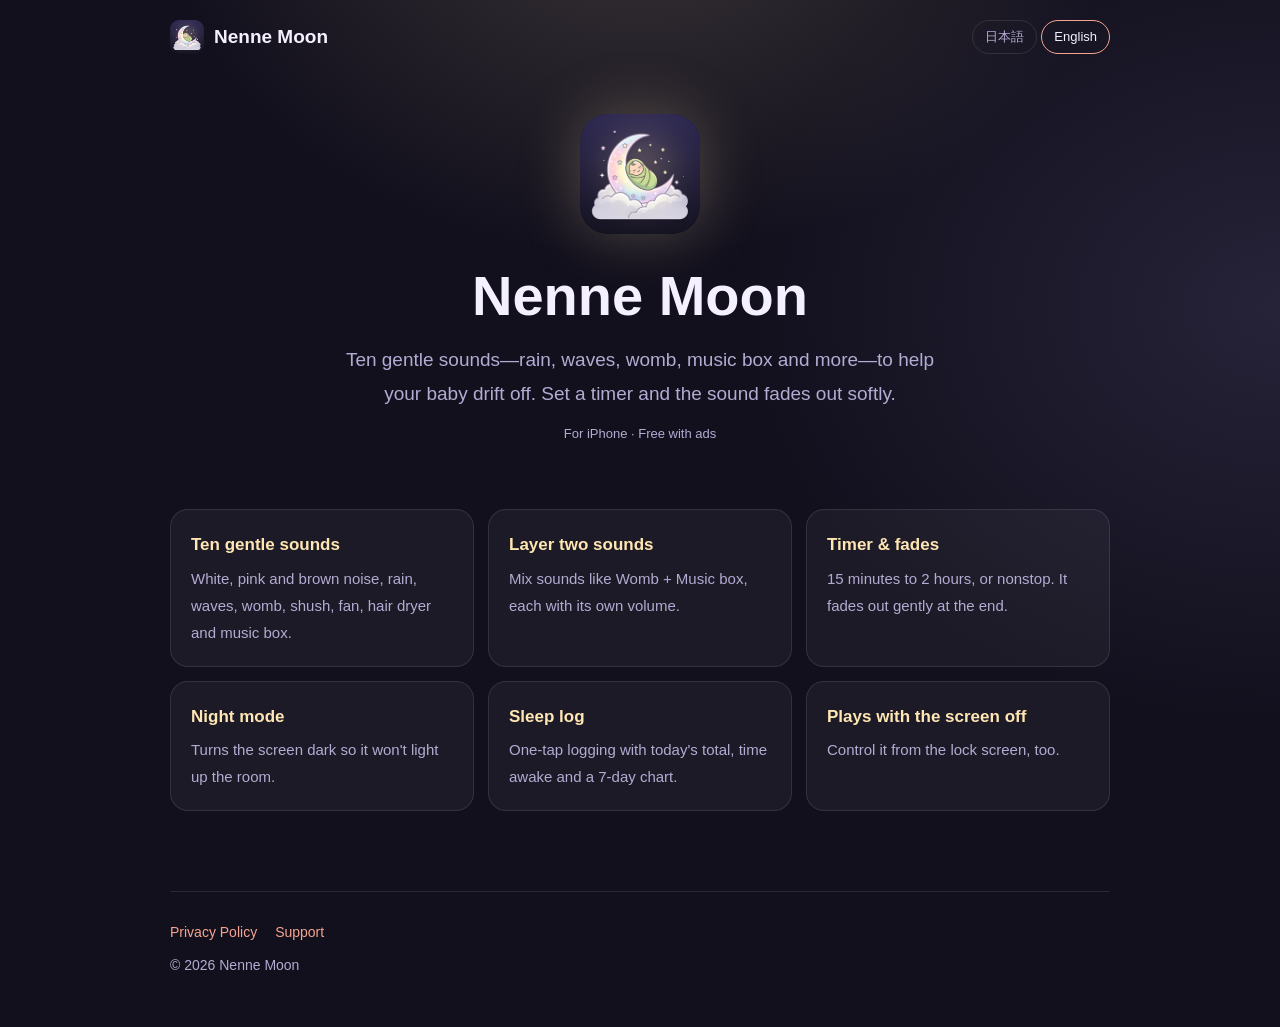
<file: index.html>
<!doctype html>
<html lang="ja">
<head>
<meta charset="utf-8">
<meta name="viewport" content="width=device-width, initial-scale=1">
<title>ねんねムーン — 赤ちゃんの寝かしつけ音とねんね記録</title>
<meta name="title-ja" content="ねんねムーン — 赤ちゃんの寝かしつけ音とねんね記録">
<meta name="title-en" content="Nenne Moon — Baby sleep sounds & sleep log">
<meta name="description" content="雨・波・胎内音・オルゴールなど10種類のやさしい音とタイマーで、赤ちゃんの寝かしつけをお手伝いするiPhoneアプリ。">
<link rel="icon" href="favicon.png">
<link rel="stylesheet" href="style.css">
</head>
<body>
<div class="wrap">
  <header>
    <a class="brand" href="./"><img src="img/icon.png" alt=""><span lang="ja">ねんねムーン</span><span lang="en">Nenne Moon</span></a>
    <div class="langs"><button data-lang="ja">日本語</button> <button data-lang="en">English</button></div>
  </header>

  <div class="hero">
    <img class="icon" src="img/icon.png" alt="">
    <h1 lang="ja">ねんねムーン</h1>
    <h1 lang="en">Nenne Moon</h1>
    <p class="lead" lang="ja">雨・波・胎内音・オルゴールなど、10 種類のやさしい音で赤ちゃんの寝かしつけをお手伝い。タイマーで、寝たころにそっとフェードアウトします。</p>
    <p class="lead" lang="en">Ten gentle sounds—rain, waves, womb, music box and more—to help your baby drift off. Set a timer and the sound fades out softly.</p>
    <p class="note" lang="ja">iPhone 向け・無料（広告あり）</p>
    <p class="note" lang="en">For iPhone · Free with ads</p>
  </div>

  <section>
    <div class="grid" lang="ja">
      <div class="card"><h3>10 種類のやさしい音</h3><p>ホワイト・ピンク・ブラウンノイズ、雨、波、胎内音、シーッ、換気扇、ドライヤー、オルゴール。</p></div>
      <div class="card"><h3>2 つの音を重ねる</h3><p>「胎内音＋オルゴール」のように重ねて、音量も別々に調整できます。</p></div>
      <div class="card"><h3>タイマーとフェード</h3><p>15 分〜2 時間・ずっと。最後はゆっくり小さくなって止まります。</p></div>
      <div class="card"><h3>おやすみモード</h3><p>画面を真っ暗にして、部屋を明るくしません。</p></div>
      <div class="card"><h3>ねんね記録</h3><p>ワンタップで記録。今日のねんね時間・起きてからの時間・7 日間のグラフ。</p></div>
      <div class="card"><h3>画面を消しても再生</h3><p>ロック画面からも操作できます。</p></div>
    </div>
    <div class="grid" lang="en">
      <div class="card"><h3>Ten gentle sounds</h3><p>White, pink and brown noise, rain, waves, womb, shush, fan, hair dryer and music box.</p></div>
      <div class="card"><h3>Layer two sounds</h3><p>Mix sounds like Womb + Music box, each with its own volume.</p></div>
      <div class="card"><h3>Timer &amp; fades</h3><p>15 minutes to 2 hours, or nonstop. It fades out gently at the end.</p></div>
      <div class="card"><h3>Night mode</h3><p>Turns the screen dark so it won't light up the room.</p></div>
      <div class="card"><h3>Sleep log</h3><p>One-tap logging with today's total, time awake and a 7-day chart.</p></div>
      <div class="card"><h3>Plays with the screen off</h3><p>Control it from the lock screen, too.</p></div>
    </div>
  </section>

  <footer>
    <nav><a href="privacy.html"><span lang="ja">プライバシーポリシー</span><span lang="en">Privacy Policy</span></a><a href="support.html"><span lang="ja">サポート</span><span lang="en">Support</span></a></nav>
    © 2026 Nenne Moon
  </footer>
</div>
<script src="lang.js"></script>
</body>
</html>
</file>
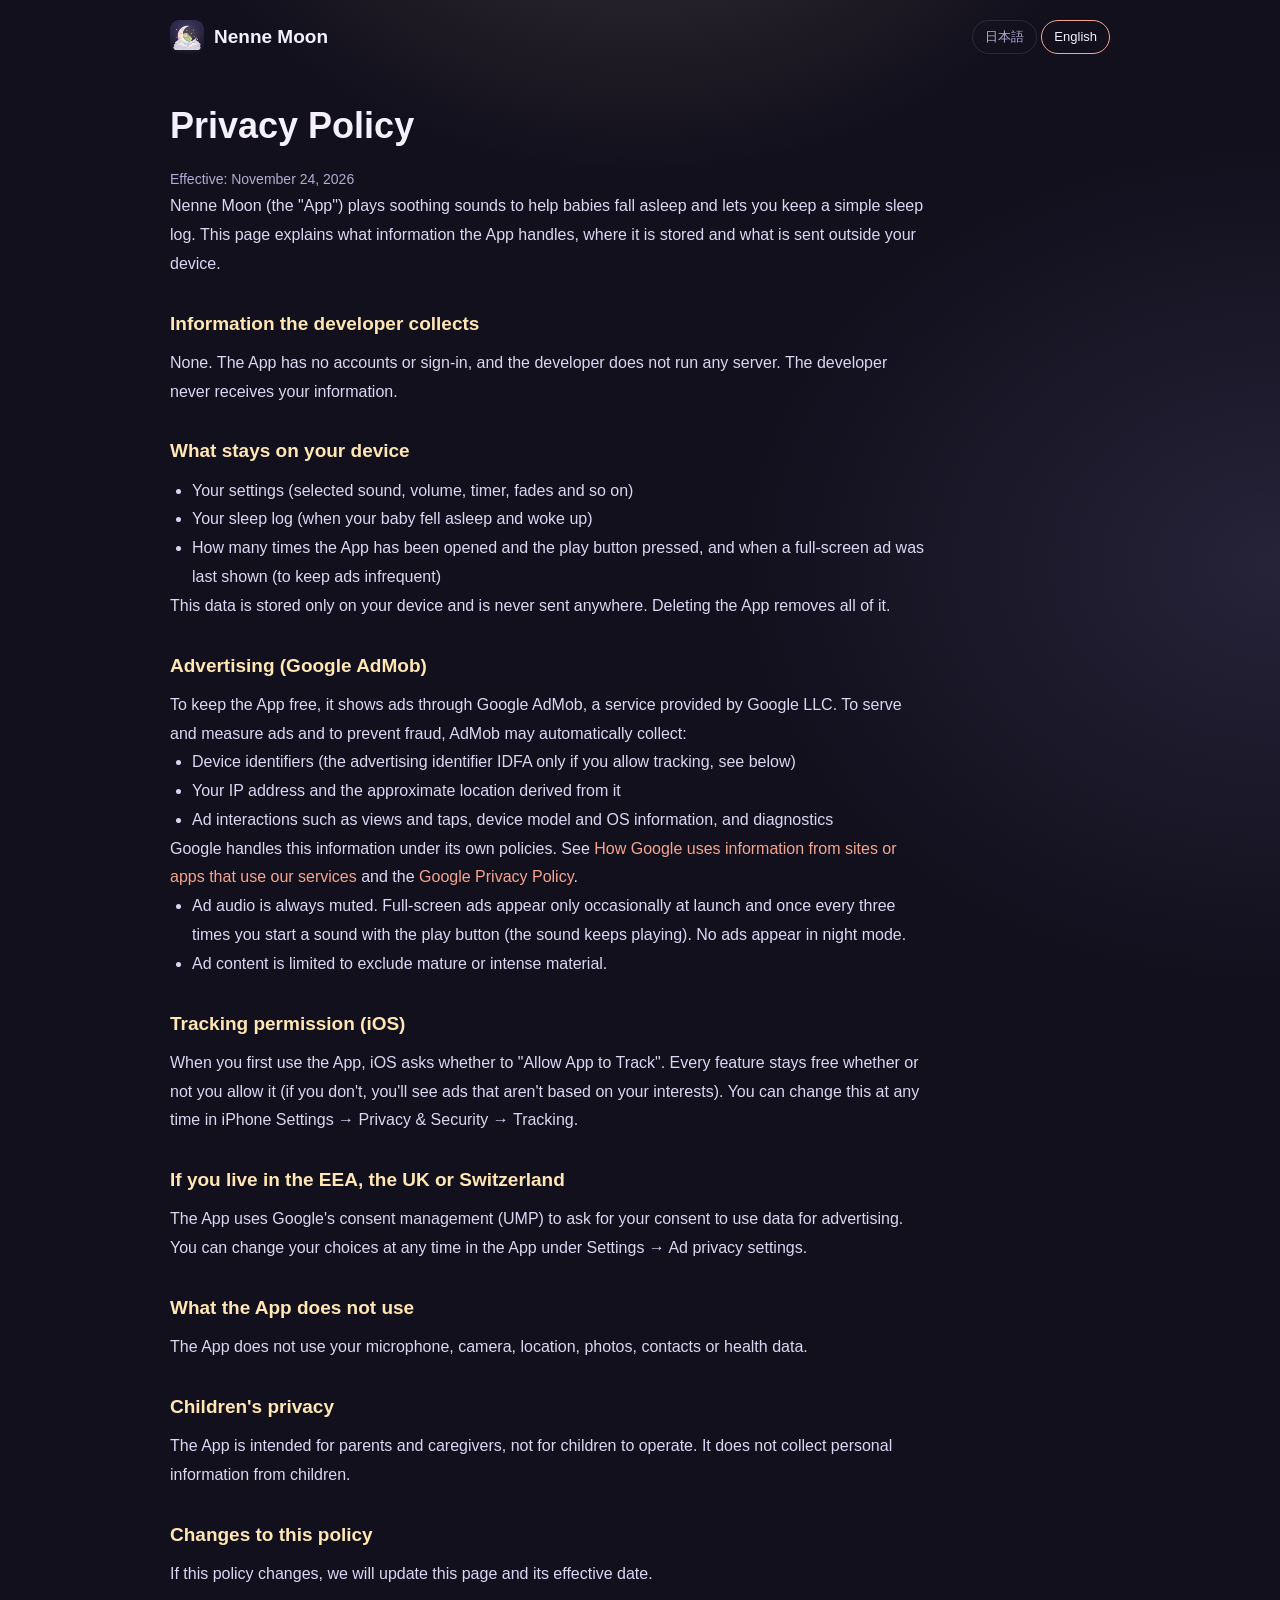
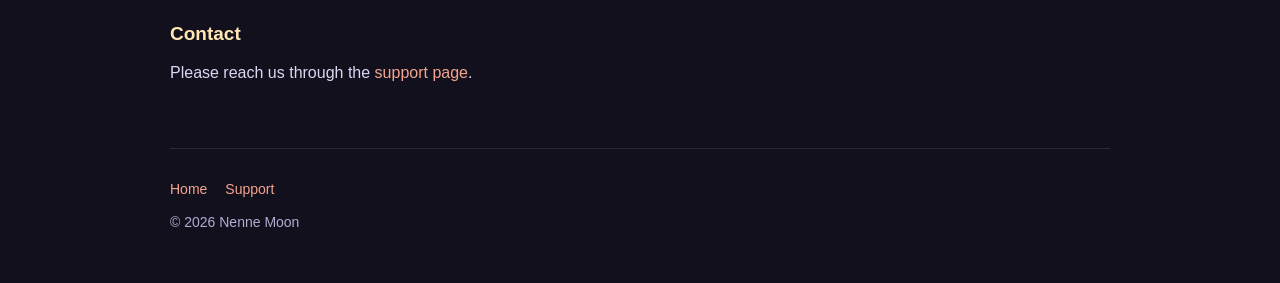
<file: privacy.html>
<!doctype html>
<html lang="ja">
<head>
<meta charset="utf-8">
<meta name="viewport" content="width=device-width, initial-scale=1">
<title>プライバシーポリシー — ねんねムーン</title>
<meta name="title-ja" content="プライバシーポリシー — ねんねムーン">
<meta name="title-en" content="Privacy Policy — Nenne Moon">
<link rel="icon" href="favicon.png">
<link rel="stylesheet" href="style.css">
</head>
<body>
<div class="wrap">
  <header>
    <a class="brand" href="./"><img src="img/icon.png" alt=""><span lang="ja">ねんねムーン</span><span lang="en">Nenne Moon</span></a>
    <div class="langs"><button data-lang="ja">日本語</button> <button data-lang="en">English</button></div>
  </header>

  <article class="doc" lang="ja">
    <h1>プライバシーポリシー</h1>
    <p class="meta">施行日：2026 年 11 月 24 日</p>
    <p>ねんねムーン（以下「本アプリ」）は、赤ちゃんの寝かしつけ用の音を流し、ねんねの記録をつけるためのアプリです。このページでは、本アプリがどんな情報を扱い、どこに保存し、何を外部に送るのかを説明します。</p>

    <h2>開発者が集める情報</h2>
    <p>ありません。本アプリにはアカウントやログインがなく、開発者が運営するサーバーもありません。開発者があなたの情報を受け取ることはありません。</p>

    <h2>端末の中だけに保存するもの</h2>
    <ul>
      <li>設定（選んだ音・音量・タイマー・フェードなど）</li>
      <li>ねんね記録（寝た時刻・起きた時刻）</li>
      <li>起動回数・再生ボタンを押した回数と、全画面の広告を最後に表示した日時（広告の表示回数を控えめにするため）</li>
    </ul>
    <p>これらはあなたの端末の中にだけ保存され、外部へは送信されません。アプリを削除するとすべて消えます。</p>

    <h2>広告について（Google AdMob）</h2>
    <p>本アプリは無料で使えるよう、Google LLC が提供する広告配信サービス「Google AdMob」を利用しています。広告の表示・効果測定・不正防止のため、AdMob は次のような情報を自動的に収集することがあります。</p>
    <ul>
      <li>端末の識別子（広告識別子 IDFA は、下記の「トラッキングの許可」で許可した場合のみ）</li>
      <li>IP アドレスと、そこから推定されるおおまかな位置</li>
      <li>広告の表示・タップなどの操作、端末の機種・OS などの情報、診断情報</li>
    </ul>
    <p>収集された情報の扱いは Google のポリシーに従います。詳しくは <a href="https://policies.google.com/technologies/partner-sites?hl=ja">Google のサービスを使用するサイトやアプリから収集した情報の Google による使用</a> と <a href="https://policies.google.com/privacy?hl=ja">Google プライバシーポリシー</a> をご覧ください。</p>
    <ul>
      <li>広告の音は常にミュートしています。全画面の広告は、起動時にときどき 1 回と、再生ボタンで音を流し始めたときに 3 回に 1 回だけ表示します（寝かしつけの音はそのまま流れ続けます）。夜間モードでは広告を表示しません。</li>
      <li>大人向け・刺激の強い内容が出にくいよう、広告の内容の区分を制限しています。</li>
    </ul>

    <h2>トラッキングの許可（iOS）</h2>
    <p>初めて使うときに、iOS の「App からのトラッキング要求を許可」を確認する画面が表示されます。許可しなくても、すべての機能を無料でお使いいただけます（その場合、あなたの興味にもとづかない広告が表示されます）。設定はいつでも iPhone の「設定」→「プライバシーとセキュリティ」→「トラッキング」から変更できます。</p>

    <h2>欧州経済領域（EEA）・英国・スイスにお住まいの方</h2>
    <p>Google の同意管理（UMP）により、広告のための情報の利用について同意を確認します。同意の内容は、アプリの「せってい」→「広告のプライバシー設定」からいつでも変更できます。</p>

    <h2>使わない機能</h2>
    <p>本アプリは、マイク・カメラ・位置情報・写真・連絡先・ヘルスケアのデータを使いません。</p>

    <h2>お子さまのプライバシー</h2>
    <p>本アプリは保護者の方が使うためのアプリで、お子さまが操作することを想定していません。お子さまから個人情報を集めることはありません。</p>

    <h2>このポリシーの変更</h2>
    <p>内容を変えるときは、このページを更新し、施行日を改めます。</p>

    <h2>お問い合わせ</h2>
    <p><a href="support.html">サポートページ</a>からお問い合わせください。</p>
  </article>

  <article class="doc" lang="en">
    <h1>Privacy Policy</h1>
    <p class="meta">Effective: November 24, 2026</p>
    <p>Nenne Moon (the "App") plays soothing sounds to help babies fall asleep and lets you keep a simple sleep log. This page explains what information the App handles, where it is stored and what is sent outside your device.</p>

    <h2>Information the developer collects</h2>
    <p>None. The App has no accounts or sign-in, and the developer does not run any server. The developer never receives your information.</p>

    <h2>What stays on your device</h2>
    <ul>
      <li>Your settings (selected sound, volume, timer, fades and so on)</li>
      <li>Your sleep log (when your baby fell asleep and woke up)</li>
      <li>How many times the App has been opened and the play button pressed, and when a full-screen ad was last shown (to keep ads infrequent)</li>
    </ul>
    <p>This data is stored only on your device and is never sent anywhere. Deleting the App removes all of it.</p>

    <h2>Advertising (Google AdMob)</h2>
    <p>To keep the App free, it shows ads through Google AdMob, a service provided by Google LLC. To serve and measure ads and to prevent fraud, AdMob may automatically collect:</p>
    <ul>
      <li>Device identifiers (the advertising identifier IDFA only if you allow tracking, see below)</li>
      <li>Your IP address and the approximate location derived from it</li>
      <li>Ad interactions such as views and taps, device model and OS information, and diagnostics</li>
    </ul>
    <p>Google handles this information under its own policies. See <a href="https://policies.google.com/technologies/partner-sites">How Google uses information from sites or apps that use our services</a> and the <a href="https://policies.google.com/privacy">Google Privacy Policy</a>.</p>
    <ul>
      <li>Ad audio is always muted. Full-screen ads appear only occasionally at launch and once every three times you start a sound with the play button (the sound keeps playing). No ads appear in night mode.</li>
      <li>Ad content is limited to exclude mature or intense material.</li>
    </ul>

    <h2>Tracking permission (iOS)</h2>
    <p>When you first use the App, iOS asks whether to "Allow App to Track". Every feature stays free whether or not you allow it (if you don't, you'll see ads that aren't based on your interests). You can change this at any time in iPhone Settings → Privacy &amp; Security → Tracking.</p>

    <h2>If you live in the EEA, the UK or Switzerland</h2>
    <p>The App uses Google's consent management (UMP) to ask for your consent to use data for advertising. You can change your choices at any time in the App under Settings → Ad privacy settings.</p>

    <h2>What the App does not use</h2>
    <p>The App does not use your microphone, camera, location, photos, contacts or health data.</p>

    <h2>Children's privacy</h2>
    <p>The App is intended for parents and caregivers, not for children to operate. It does not collect personal information from children.</p>

    <h2>Changes to this policy</h2>
    <p>If this policy changes, we will update this page and its effective date.</p>

    <h2>Contact</h2>
    <p>Please reach us through the <a href="support.html">support page</a>.</p>
  </article>

  <footer>
    <nav><a href="./"><span lang="ja">トップ</span><span lang="en">Home</span></a><a href="support.html"><span lang="ja">サポート</span><span lang="en">Support</span></a></nav>
    © 2026 Nenne Moon
  </footer>
</div>
<script src="lang.js"></script>
</body>
</html>
</file>
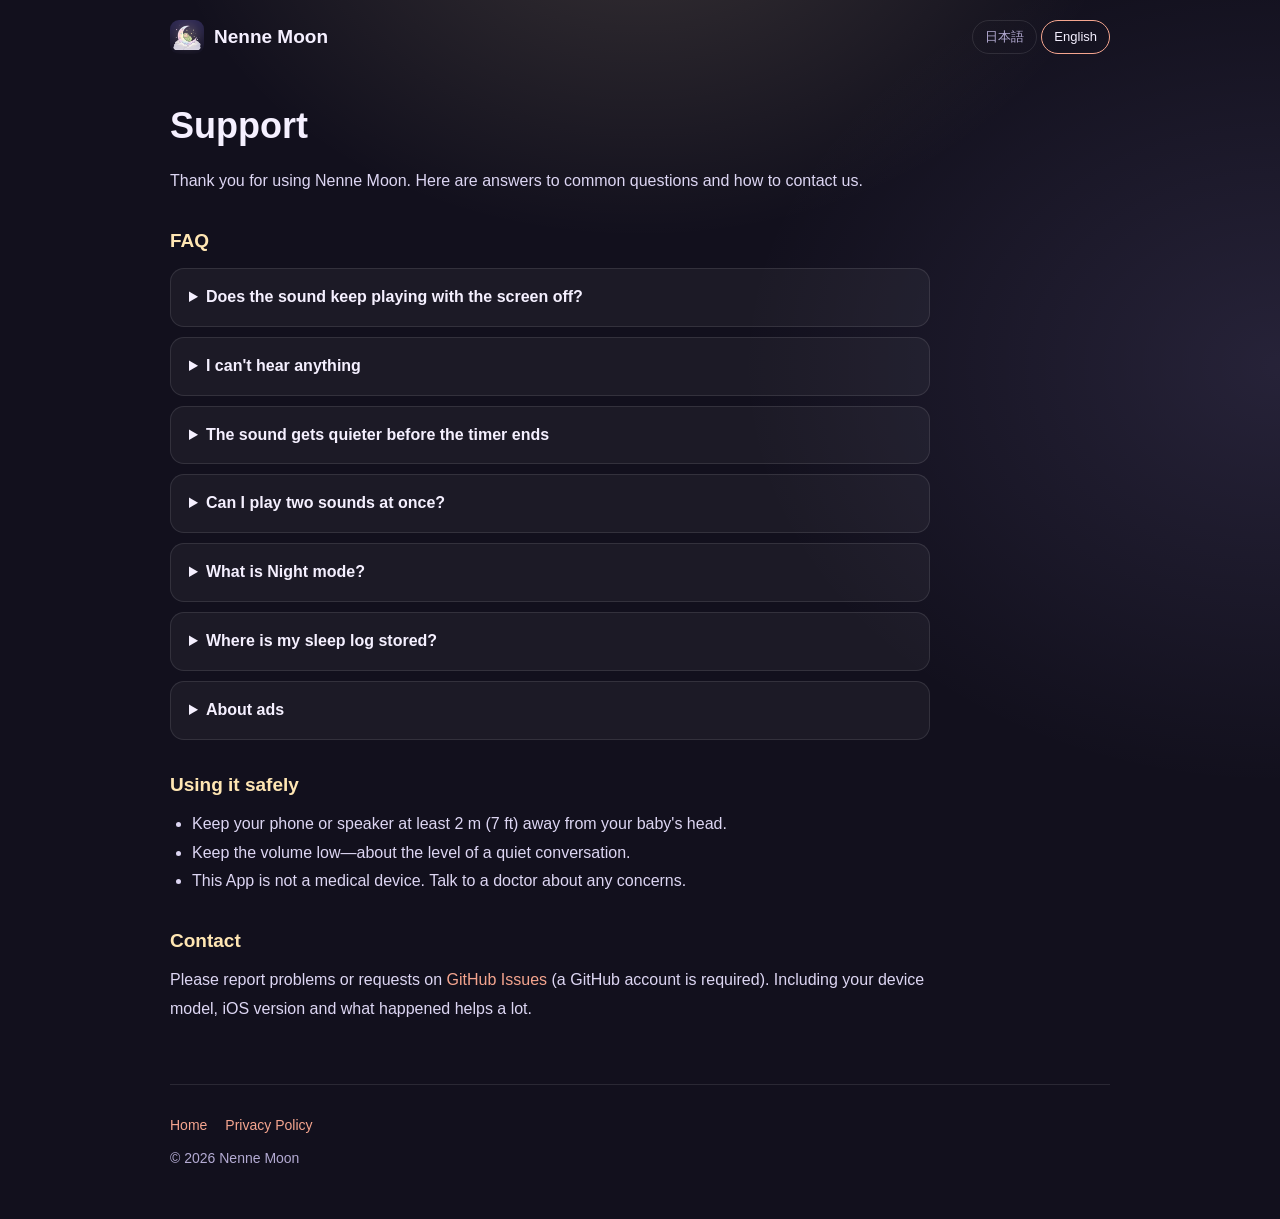
<file: support.html>
<!doctype html>
<html lang="ja">
<head>
<meta charset="utf-8">
<meta name="viewport" content="width=device-width, initial-scale=1">
<title>サポート — ねんねムーン</title>
<meta name="title-ja" content="サポート — ねんねムーン">
<meta name="title-en" content="Support — Nenne Moon">
<link rel="icon" href="favicon.png">
<link rel="stylesheet" href="style.css">
</head>
<body>
<div class="wrap">
  <header>
    <a class="brand" href="./"><img src="img/icon.png" alt=""><span lang="ja">ねんねムーン</span><span lang="en">Nenne Moon</span></a>
    <div class="langs"><button data-lang="ja">日本語</button> <button data-lang="en">English</button></div>
  </header>

  <article class="doc" lang="ja">
    <h1>サポート</h1>
    <p>ねんねムーンをお使いいただきありがとうございます。よくある質問と、お問い合わせの方法をまとめました。</p>

    <h2>よくある質問</h2>
    <details><summary>画面を消しても音は鳴り続けますか？</summary>
      <p>はい。画面を消しても、ほかのアプリを開いても再生は続きます。ロック画面からも一時停止・再開ができます。</p></details>
    <details><summary>音が出ません</summary>
      <p>本体の音量ボタンで音量を上げ、アプリの音量スライダーも確かめてください。Bluetooth スピーカーにつながっている場合は、そちらから音が出ます。</p></details>
    <details><summary>タイマーが終わる前に音が小さくなります</summary>
      <p>「タイマーの最後にフェードアウト」がオンになっていると、最後の 1 分でゆっくり小さくしてから止まります。「せってい」でオフにできます。</p></details>
    <details><summary>2 つの音を同時に流せますか？</summary>
      <p>はい。再生ボタンの左の「重ねる音」から、もう 1 つの音を選んで重ねられます。音量も別々に調整できます。</p></details>
    <details><summary>おやすみモードとは？</summary>
      <p>画面をほぼ真っ暗にして、部屋を明るくしないためのモードです。画面をダブルタップすると元に戻ります。</p></details>
    <details><summary>ねんね記録はどこに保存されますか？</summary>
      <p>お使いの端末の中にだけ保存され、外部には送られません。アプリを削除すると記録も消えます。</p></details>
    <details><summary>広告について</summary>
      <p>広告は無料でお使いいただくためのものです。広告の音は常にミュートです。全画面の広告は、起動時にときどき 1 回と、再生ボタンで音を流し始めたときに 3 回に 1 回だけ表示されます（寝かしつけの音は止まらずに流れ続けます）。夜間モードでは広告は出ません。</p></details>

    <h2>安全に使うために</h2>
    <ul>
      <li>スマホやスピーカーは、赤ちゃんの頭から 2m 以上離して置きましょう。</li>
      <li>音量は控えめに。そばで大人が普通に会話できるくらいが目安です。</li>
      <li>このアプリは医療機器ではありません。気になることは医師にご相談ください。</li>
    </ul>

    <h2>お問い合わせ</h2>
    <p>不具合やご要望は <a href="https://github.com/Shosuke24/nenne-moon/issues">GitHub の Issues</a> へお寄せください（GitHub のアカウントが必要です）。お使いの機種・iOS のバージョンと、起きたことを書いていただけると助かります。</p>
  </article>

  <article class="doc" lang="en">
    <h1>Support</h1>
    <p>Thank you for using Nenne Moon. Here are answers to common questions and how to contact us.</p>

    <h2>FAQ</h2>
    <details><summary>Does the sound keep playing with the screen off?</summary>
      <p>Yes. It keeps playing with the screen off or while you use other apps. You can also pause and resume from the lock screen.</p></details>
    <details><summary>I can't hear anything</summary>
      <p>Turn up the volume with the side buttons and check the volume slider in the App. If a Bluetooth speaker is connected, the sound plays there.</p></details>
    <details><summary>The sound gets quieter before the timer ends</summary>
      <p>With "Fade out when the timer ends" turned on, the volume lowers slowly during the last minute. You can turn it off in Settings.</p></details>
    <details><summary>Can I play two sounds at once?</summary>
      <p>Yes. Tap "Layer a sound" to the left of the play button to add a second sound, with its own volume.</p></details>
    <details><summary>What is Night mode?</summary>
      <p>Night mode turns the screen almost completely dark so it won't light up the room. Double-tap the screen to return.</p></details>
    <details><summary>Where is my sleep log stored?</summary>
      <p>Only on your device. It is never sent anywhere, and deleting the App removes it.</p></details>
    <details><summary>About ads</summary>
      <p>Ads keep the App free. Ad audio is always muted. Full-screen ads appear only occasionally at launch and once every three times you start a sound with the play button (the sound keeps playing). No ads appear in night mode.</p></details>

    <h2>Using it safely</h2>
    <ul>
      <li>Keep your phone or speaker at least 2 m (7 ft) away from your baby's head.</li>
      <li>Keep the volume low—about the level of a quiet conversation.</li>
      <li>This App is not a medical device. Talk to a doctor about any concerns.</li>
    </ul>

    <h2>Contact</h2>
    <p>Please report problems or requests on <a href="https://github.com/Shosuke24/nenne-moon/issues">GitHub Issues</a> (a GitHub account is required). Including your device model, iOS version and what happened helps a lot.</p>
  </article>

  <footer>
    <nav><a href="./"><span lang="ja">トップ</span><span lang="en">Home</span></a><a href="privacy.html"><span lang="ja">プライバシーポリシー</span><span lang="en">Privacy Policy</span></a></nav>
    © 2026 Nenne Moon
  </footer>
</div>
<script src="lang.js"></script>
</body>
</html>
</file>
<file: style.css>
:root {
  --bg: #12101d;
  --panel: rgba(255, 255, 255, 0.045);
  --line: rgba(255, 255, 255, 0.10);
  --text: #f5f0ff;
  --dim: #b4abd3;
  --peach: #f5a58f;
  --moon: #ffe6b3;
  --lavender: #b9a7ff;
}
* { box-sizing: border-box; margin: 0; padding: 0; }
html { scroll-behavior: smooth; }
body {
  font-family: -apple-system, BlinkMacSystemFont, "Hiragino Maru Gothic ProN", "Hiragino Sans", "Hiragino Kaku Gothic ProN", "Segoe UI", sans-serif;
  color: var(--text);
  background:
    radial-gradient(800px 600px at 50% -10%, rgba(255, 230, 179, 0.16), transparent 60%),
    radial-gradient(900px 700px at 100% 30%, rgba(185, 167, 255, 0.12), transparent 60%),
    var(--bg);
  line-height: 1.8;
  -webkit-font-smoothing: antialiased;
}
a { color: var(--peach); text-decoration: none; }
a:hover { text-decoration: underline; }
.wrap { max-width: 980px; margin: 0 auto; padding: 0 20px; }

/* 言語の切り替え: <html lang> に合わせて片方だけ出す */
html[lang="ja"] [lang="en"]:not(html), html[lang="en"] [lang="ja"]:not(html) { display: none !important; }

header { display: flex; align-items: center; justify-content: space-between; padding: 20px 0; }
.brand { display: flex; align-items: center; gap: 10px; font-weight: 700; font-size: 19px; color: var(--text); }
.brand img { width: 34px; height: 34px; border-radius: 9px; }
.langs button {
  background: none; border: 1px solid var(--line); color: var(--dim); border-radius: 999px;
  padding: 4px 12px; font: inherit; font-size: 13px; cursor: pointer;
}
.langs button[aria-pressed="true"] { color: var(--text); border-color: var(--peach); }

.hero { padding: 40px 0 24px; text-align: center; }
.hero img.icon { width: 120px; height: 120px; border-radius: 28px; box-shadow: 0 0 60px rgba(255, 230, 179, 0.25); }
.hero h1 { margin-top: 18px; font-size: clamp(34px, 6vw, 56px); line-height: 1.2; font-weight: 700; }
.hero p.lead { margin: 14px auto 0; max-width: 620px; font-size: clamp(16px, 2.2vw, 19px); color: var(--dim); }
.note { margin-top: 10px; font-size: 13px; color: var(--dim); }

section { padding: 40px 0; }
section h2 { font-size: clamp(22px, 3.5vw, 30px); line-height: 1.3; margin-bottom: 16px; }
.grid { display: grid; grid-template-columns: repeat(auto-fit, minmax(230px, 1fr)); gap: 14px; }
.card { background: var(--panel); border: 1px solid var(--line); border-radius: 18px; padding: 20px; }
.card h3 { font-size: 17px; margin-bottom: 4px; color: var(--moon); }
.card p { color: var(--dim); font-size: 15px; }

.doc { max-width: 760px; padding-bottom: 20px; }
.doc h1 { font-size: clamp(26px, 5vw, 36px); margin: 20px 0 8px; }
.doc h2 { font-size: 19px; margin: 28px 0 8px; color: var(--moon); }
.doc p, .doc li { color: #ddd6f3; }
.doc ul { padding-left: 22px; }
.doc .meta { color: var(--dim); font-size: 14px; }
details { background: var(--panel); border: 1px solid var(--line); border-radius: 14px; padding: 14px 18px; margin: 10px 0; }
details summary { cursor: pointer; font-weight: 700; }
details p { margin-top: 8px; color: #ddd6f3; }

footer { border-top: 1px solid var(--line); margin-top: 40px; padding: 28px 0 48px; color: var(--dim); font-size: 14px; }
footer nav { display: flex; flex-wrap: wrap; gap: 18px; margin-bottom: 8px; }
</file>
